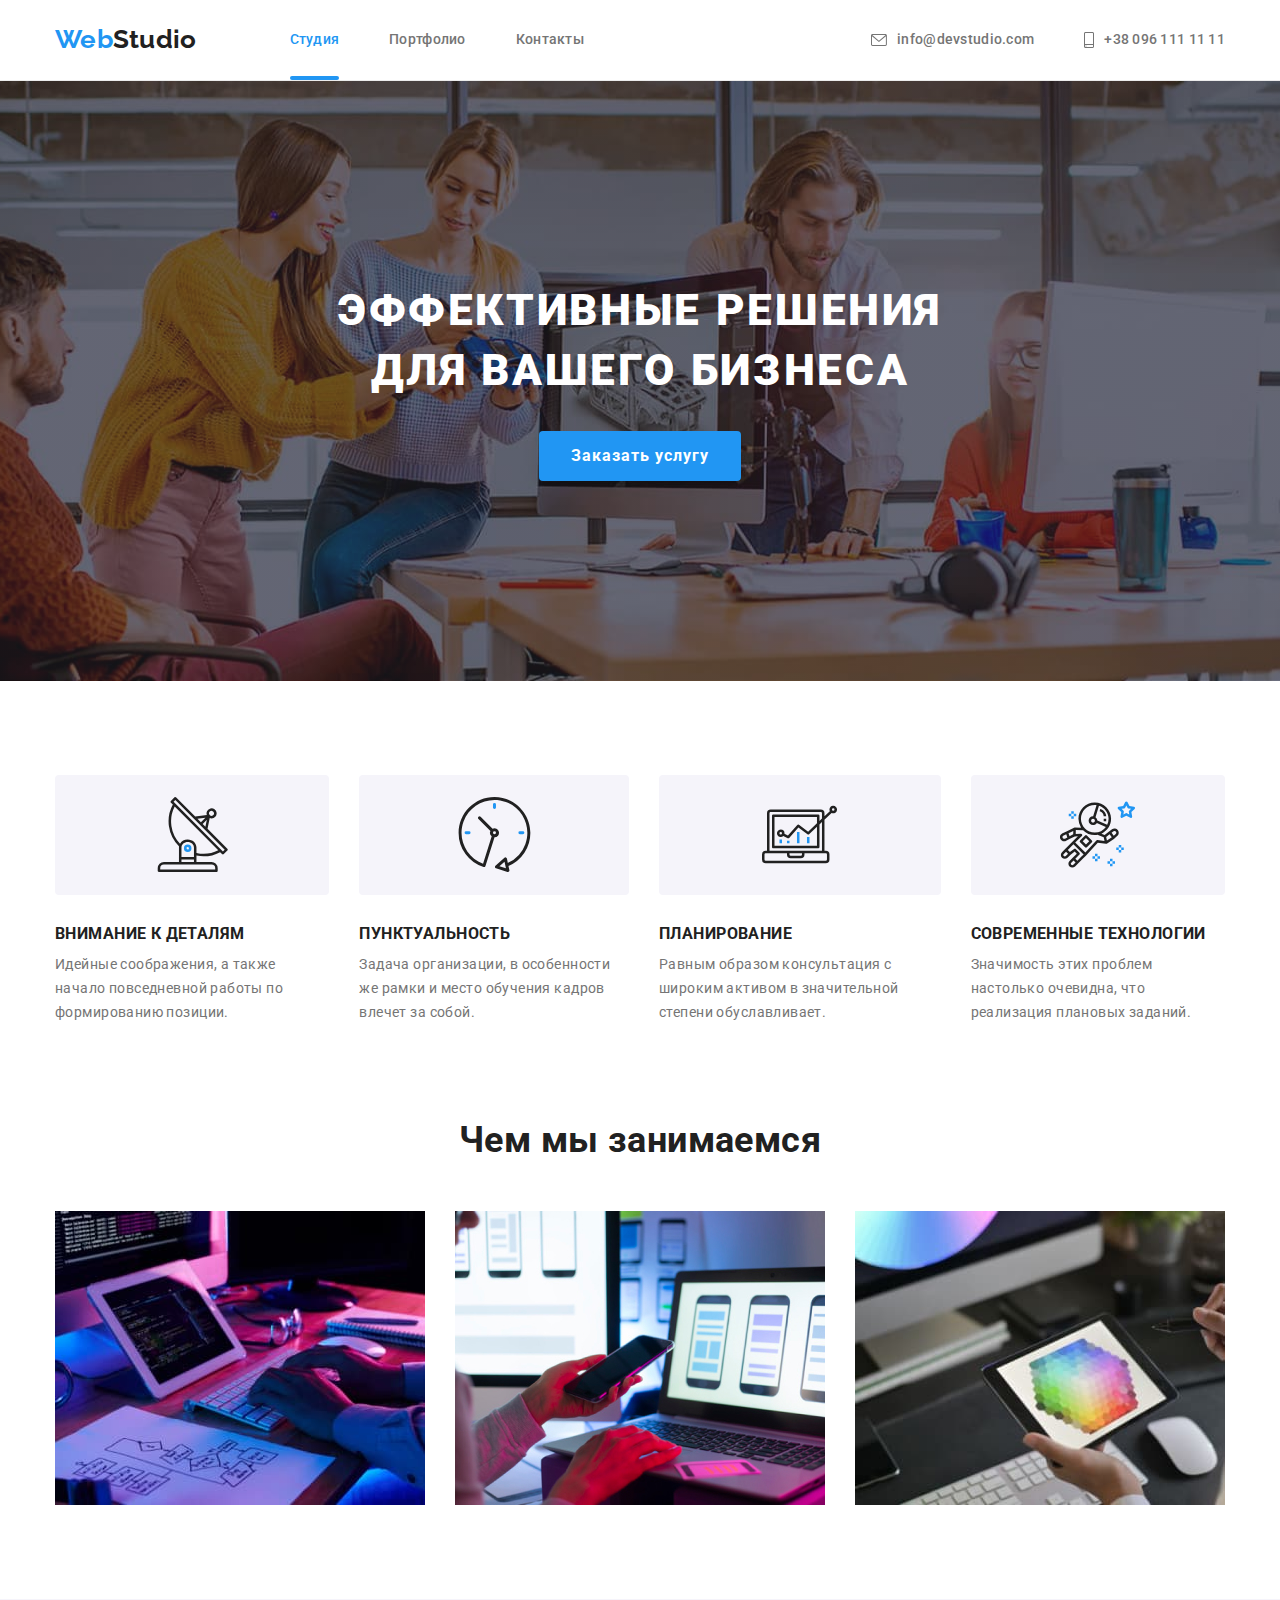
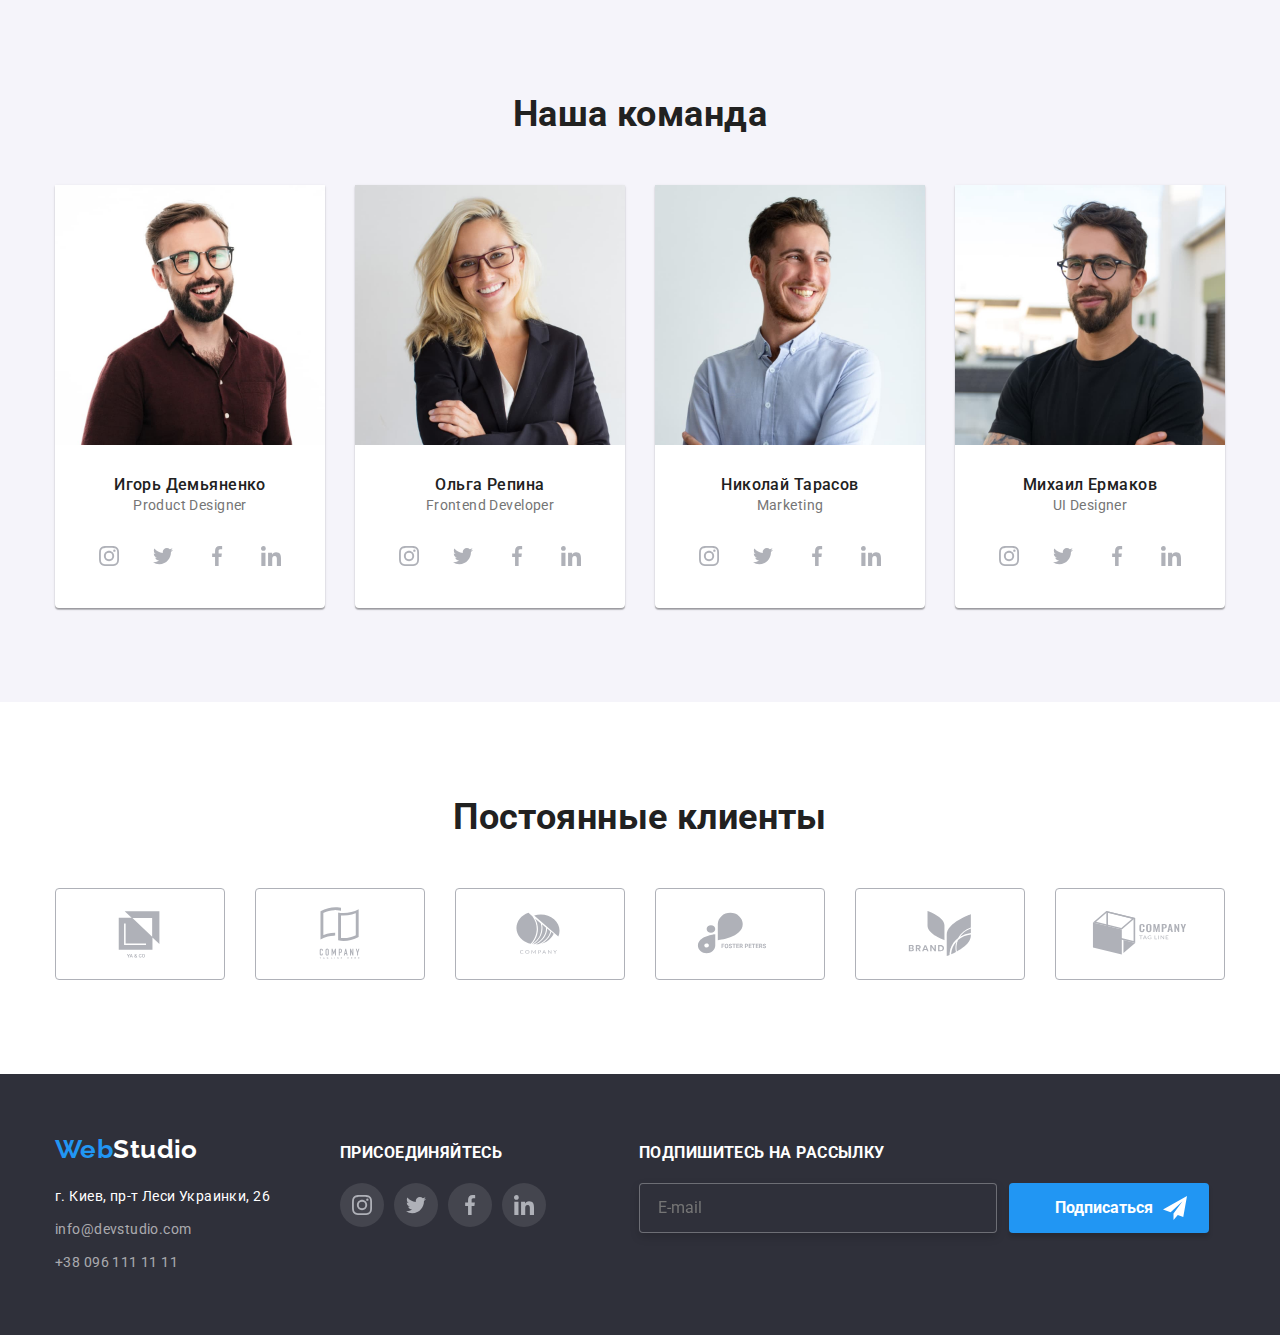
<file: index.html>
<!DOCTYPE html>
<html lang="ru">
  <head>
    <meta charset="UTF-8" />
    <meta http-equiv="X-UA-Compatible" content="IE=edge" />
    <meta name="viewport" content="width=device-width, initial-scale=1.0" />
    <title>Студия</title>
    <!-- шрифты -->
    <link rel="preconnect" href="https://fonts.googleapis.com" />
    <link rel="preconnect" href="https://fonts.gstatic.com" crossorigin />
    <link
      href="https://fonts.googleapis.com/css2?family=Raleway:wght@700&family=Roboto:wght@400;500;700;900&display=swap"
      rel="stylesheet"
    />
    <!-- нормализатор -->
    <link
      rel="stylesheet"
      href="https://cdn.jsdelivr.net/npm/modern-normalize@1.1.0/modern-normalize.min.css"
    />
    <!-- css  -->
    <link rel="stylesheet" href="./css/main.min.css" />
    <!-- <link rel="stylesheet" href="./css/styles.css" /> -->
  </head>
  <body>
    <header class="header accent">
      <div class="container header__container">
        <!--Основная навигация-->
        <a href="" class="header__link logo"
          >Web<span class="logo__primary">Studio</span>
        </a>
        <nav class="nav">
          <!--Ссылки на другие страницы или секции текущей страницы -->

          <ul class="nav__list list">
            <li class="nav__item">
              <a class="nav__link link current effect" href="./index.html"
                >Студия</a
              >
            </li>
            <li class="nav__item">
              <a href="./portfolio.html" class="nav__link link effect"
                >Портфолио</a
              >
            </li>
            <li class="nav__item">
              <a href="" class="nav__link link effect">Контакты</a>
            </li>
          </ul>
        </nav>
        <div class="contact header__list">
          <ul class="contact__list list">
            <li class="contact__item">
              <a href="mailto:info@devstudio.com" class="contact__link link">
                <svg class="contact__icon" width="16" height="12">
                  <use href="./images/symbol-defs-all.svg#icon-envelope"></use>
                </svg>
                info@devstudio.com
              </a>
            </li>
            <li class="contact__item">
              <a href="tel:+380961111111" class="contact__link link">
                <svg class="contact__icon" width="10" height="16">
                  <use
                    href="./images/symbol-defs-all.svg#icon-smartphone"
                  ></use>
                </svg>
                +38 096 111 11 11
              </a>
            </li>
          </ul>
        </div>
      </div>
    </header>

    <main>
      <!--Секция с заказом услуги-->
      <section class="hero">
        <div class="hero__container container">
          <h1 class="hero__title">
            Эффективные решения<br />
            для вашего бизнеса
          </h1>

          <button type="button" class="hero__btn" data-modal-open>
            Заказать услугу
          </button>
          <div class="backdrop is-hidden" data-modal>
            <div class="backdrop__wrapper">
              <button class="backdrop__btn" data-modal-close>
                <svg width="18px" height="18px">
                  <use href="./images/symbol-defs-all.svg#icon-close"></use>
                </svg>
              </button>
              <form class="form">
                <div class="form__meta">
                  <label class="form__title" for="name"
                    >Оставьте свои данные, мы вам перезвоним</label
                  >
                </div>
                <div class="form__data">
                  <label class="form__wrapper" for="name">Имя</label>
                  <div class="form__field">
                    <input
                      class="form__name"
                      type="text"
                      name="name"
                      id="name"
                      autocomplete="off"
                    />
                    <svg class="form__icon" width="18px" height="18px">
                      <use
                        href="./images/symbol-defs-all.svg#icon-input-name"
                      ></use>
                    </svg>
                  </div>
                </div>
                <div class="form__data">
                  <label class="form__wrapper" for="tel">Телефон</label>
                  <div class="form__field">
                    <input class="form__name" type="tel" name="tel" id="tel" />
                    <svg class="form__icon" width="18px" height="18px">
                      <use
                        href="./images/symbol-defs-all.svg#icon-input-tel"
                      ></use>
                    </svg>
                  </div>
                </div>
                <div class="form__data">
                  <label class="form__wrapper" for="email">Почта</label>
                  <div class="form__field">
                    <input
                      class="form__name"
                      type="email"
                      name="email"
                      id="email"
                      autocomplete="off"
                    />
                    <svg class="form__icon" width="18px" height="18px">
                      <use
                        href="./images/symbol-defs-all.svg#icon-input-mail"
                      ></use>
                    </svg>
                  </div>
                </div>
                <div class="form__data">
                  <label class="form__wrapper" for="comment">Комментарий</label>
                  <textarea
                    class="form__textarea comment"
                    name="comment"
                    id="comment"
                    placeholder="Введите текст"
                  ></textarea>
                </div>
                <div class="form__data checkbox">
                  <label class="checkbox__label" for="checkbox">
                    <input
                      class="checkbox__input"
                      type="checkbox"
                      name="checkbox"
                      value="checkbox"
                      id="checkbox"
                    />
                    <span class="checkbox__span"
                      ><svg width="16px" height="16px">
                        <use
                          href="./images/symbol-defs-all.svg#icon-check"
                        ></use>
                      </svg>
                    </span>
                    Соглашаюсь с рассылкой и принимаю
                    <a href="#" class="checkbox__link link">Условия договора</a>
                  </label>
                </div>
                <button class="form__btn" type="submit">Отправить</button>
              </form>
            </div>
          </div>
        </div>
      </section>
      <!--Перечисление преимуществ-->
      <section class="benefits">
        <div class="benefits__container container">
          <h2 class="benefits__header hidden">Перечисление преимуществ</h2>
          <!-- иконки -->
          <ul class="benefits__list list">
            <li class="benefits__column">
              <div class="benefits__wrapper">
                <svg width="75px" height="75px">
                  <use
                    href="./images/symbol-defs-all.svg#icon-exemple-plate"
                  ></use>
                </svg>
              </div>
              <h3 class="benefits__title">Внимание к деталям</h3>
              <p>
                Идейные соображения, а также начало повседневной работы по
                формированию позиции.
              </p>
            </li>

            <li class="benefits__column">
              <div class="benefits__wrapper">
                <svg width="75px" height="75px">
                  <use
                    href="./images/symbol-defs-all.svg#icon-exemple-clock"
                  ></use>
                </svg>
              </div>
              <h3 class="benefits__title">Пунктуальность</h3>
              <p>
                Задача организации, в особенности же рамки и место обучения
                кадров влечет за собой.
              </p>
            </li>
            <li class="benefits__column">
              <div class="benefits__wrapper">
                <svg width="75px" height="75px">
                  <use
                    href="./images/symbol-defs-all.svg#icon-exemple-diagram"
                  ></use>
                </svg>
              </div>
              <h3 class="benefits__title">Планирование</h3>

              <p>
                Равным образом консультация с широким активом в значительной
                степени обуславливает.
              </p>
            </li>

            <li class="benefits__column">
              <div class="benefits__wrapper">
                <svg width="75px" height="75px">
                  <use
                    href="./images/symbol-defs-all.svg#icon-exemple-spase"
                  ></use>
                </svg>
              </div>
              <h3 class="benefits__title">Современные технологии</h3>

              <p>
                Значимость этих проблем настолько очевидна, что реализация
                плановых заданий.
              </p>
            </li>
          </ul>
        </div>
      </section>

      <!--Примеры чем мы занимаемся-->
      <section class="showcase">
        <div class="showcase__container container">
          <h2 class="showcase__title h2">Чем мы занимаемся</h2>
          <ul class="showcase__wrapper list">
            <li class="showcase__img">
              <img
                src="./images/img1_sq.jpg"
                alt="Программист работающий; его рабочий офис"
                width="370"
                height="294"
              />
            </li>
            <li class="showcase__img">
              <img
                src="./images/img2_sq.jpg"
                alt="Веб интерфейс. Дизайнеры разрабатывают приложение для Смартфонов. "
                width="370"
                height="294"
              />
            </li>
            <li class="showcase__img">
              <img
                src="./images/img3_sq.jpg"
                alt="Креативный художник. Веб дизайн с рабочим выбором цвета-графическим планшетом."
                width="370"
                height="294"
              />
            </li>
          </ul>
        </div>
      </section>

      <!--Наша команда-->
      <section class="userpic">
        <div class="userpic__container container">
          <h2 class="userpic__title h2">Наша команда</h2>
          <ul class="userpic__line list">
            <li class="userpic__wrapper">
              <img
                src="./images/img4_sq.jpg"
                alt="Игорь Демьяненко Фото"
                width="270"
                height="260"
              />
              <div class="userpic__cards">
                <h3 class="userpic__name">Игорь Демьяненко</h3>
                <p class="userpic__txt">Product Designer</p>
                <!-- иконки соц -->
                <div class="socials">
                  <ul class="socials__list list">
                    <li class="socials__item">
                      <a class="socials__link link" href=""
                        ><svg width="20px" height="20px">
                          <use
                            href="./images/symbol-defs-all.svg#icon-instagram"
                          ></use>
                        </svg>
                      </a>
                    </li>
                    <li class="socials__item">
                      <a class="socials__link link" href=""
                        ><svg width="20px" height="20px">
                          <use
                            href="./images/symbol-defs-all.svg#icon-twitter"
                          ></use>
                        </svg>
                      </a>
                    </li>
                    <li class="socials__item">
                      <a class="socials__link link" href=""
                        ><svg width="20px" height="20px">
                          <use
                            href="./images/symbol-defs-all.svg#icon-facebook"
                          ></use>
                        </svg>
                      </a>
                    </li>
                    <li class="socials__item">
                      <a class="socials__link link" href=""
                        ><svg width="20px" height="20px">
                          <use
                            href="./images/symbol-defs-all.svg#icon-linkedin"
                          ></use>
                        </svg>
                      </a>
                    </li>
                  </ul>
                </div>
              </div>
            </li>
            <li class="userpic__wrapper">
              <img
                src="./images/img5_sq.jpg"
                alt="Ольга Репина Фото"
                width="270"
                height="260"
              />
              <div class="userpic__cards">
                <h3 class="userpic__name">Ольга Репина</h3>
                <p class="userpic__txt">Frontend Developer</p>
                <!-- иконки соц -->
                <div class="socials">
                  <ul class="socials__list list">
                    <li class="socials__item">
                      <a class="socials__link link" href=""
                        ><svg width="20px" height="20px">
                          <use
                            href="./images/symbol-defs-all.svg#icon-instagram"
                          ></use>
                        </svg>
                      </a>
                    </li>
                    <li class="socials__item">
                      <a class="socials__link link" href=""
                        ><svg width="20px" height="20px">
                          <use
                            href="./images/symbol-defs-all.svg#icon-twitter"
                          ></use>
                        </svg>
                      </a>
                    </li>
                    <li class="socials__item">
                      <a class="socials__link link" href=""
                        ><svg width="20px" height="20px">
                          <use
                            href="./images/symbol-defs-all.svg#icon-facebook"
                          ></use>
                        </svg>
                      </a>
                    </li>
                    <li class="socials__item">
                      <a class="socials__link link" href=""
                        ><svg width="20px" height="20px">
                          <use
                            href="./images/symbol-defs-all.svg#icon-linkedin"
                          ></use>
                        </svg>
                      </a>
                    </li>
                  </ul>
                </div>
              </div>
            </li>
            <li class="userpic__wrapper">
              <img
                src="./images/img6_sq.jpg"
                alt="Николай Тарасов Фото"
                width="270"
                height="260"
              />
              <div class="userpic__cards">
                <h3 class="userpic__name">Николай Тарасов</h3>
                <p class="userpic__txt">Marketing</p>
                <!-- иконки соц -->
                <div class="socials">
                  <ul class="socials__list list">
                    <li class="socials__item">
                      <a class="socials__link link" href=""
                        ><svg width="20px" height="20px">
                          <use
                            href="./images/symbol-defs-all.svg#icon-instagram"
                          ></use>
                        </svg>
                      </a>
                    </li>
                    <li class="socials__item">
                      <a class="socials__link link" href=""
                        ><svg width="20px" height="20px">
                          <use
                            href="./images/symbol-defs-all.svg#icon-twitter"
                          ></use>
                        </svg>
                      </a>
                    </li>
                    <li class="socials__item">
                      <a class="socials__link link" href=""
                        ><svg width="20px" height="20px">
                          <use
                            href="./images/symbol-defs-all.svg#icon-facebook"
                          ></use>
                        </svg>
                      </a>
                    </li>
                    <li class="socials__item">
                      <a class="socials__link link" href=""
                        ><svg width="20px" height="20px">
                          <use
                            href="./images/symbol-defs-all.svg#icon-linkedin"
                          ></use>
                        </svg>
                      </a>
                    </li>
                  </ul>
                </div>
              </div>
            </li>
            <li class="userpic__wrapper">
              <img
                src="./images/img7_sq.jpg"
                alt="Михаил Ермаков Фото"
                width="270"
                height="260"
              />
              <div class="userpic__cards">
                <h3 class="userpic__name">Михаил Ермаков</h3>
                <p class="userpic__txt">UI Designer</p>
                <!-- иконки соц -->
                <div class="socials">
                  <ul class="socials__list list">
                    <li class="socials__item">
                      <a class="socials__link link" href=""
                        ><svg width="20px" height="20px">
                          <use
                            href="./images/symbol-defs-all.svg#icon-instagram"
                          ></use>
                        </svg>
                      </a>
                    </li>
                    <li class="socials__item">
                      <a class="socials__link link" href=""
                        ><svg width="20px" height="20px">
                          <use
                            href="./images/symbol-defs-all.svg#icon-twitter"
                          ></use>
                        </svg>
                      </a>
                    </li>
                    <li class="socials__item">
                      <a class="socials__link link" href=""
                        ><svg width="20px" height="20px">
                          <use
                            href="./images/symbol-defs-all.svg#icon-facebook"
                          ></use>
                        </svg>
                      </a>
                    </li>
                    <li class="socials__item">
                      <a class="socials__link link" href=""
                        ><svg width="20px" height="20px">
                          <use
                            href="./images/symbol-defs-all.svg#icon-linkedin"
                          ></use>
                        </svg>
                      </a>
                    </li>
                  </ul>
                </div>
              </div>
            </li>
          </ul>
        </div>
      </section>

      <!-- Наши клиенты -->
      <section class="clients">
        <div class="clients__container container">
          <h2 class="clients__title h2">Постоянные клиенты</h2>
          <ul class="clients__wrapper list">
            <li class="clients__list">
              <a href="" class="clients__item link">
                <svg width="106px" height="60px">
                  <use
                    href="./images/symbol-defs-all.svg#icon-regular-logo1"
                  ></use>
                </svg>
              </a>
            </li>
            <li class="clients__list">
              <a href="" class="clients__item link">
                <svg width="106px" height="60px">
                  <use
                    href="./images/symbol-defs-all.svg#icon-regular-logo2"
                  ></use>
                </svg>
              </a>
            </li>
            <li class="clients__list">
              <a href="" class="clients__item link">
                <svg width="106px" height="60px">
                  <use
                    href="./images/symbol-defs-all.svg#icon-regular-logo3"
                  ></use>
                </svg>
              </a>
            </li>
            <li class="clients__list">
              <a href="" class="clients__item link">
                <svg width="106px" height="60px">
                  <use
                    href="./images/symbol-defs-all.svg#icon-regular-logo4"
                  ></use>
                </svg>
              </a>
            </li>
            <li class="clients__list">
              <a href="" class="clients__item link">
                <svg width="106px" height="60px">
                  <use
                    href="./images/symbol-defs-all.svg#icon-regular-logo5"
                  ></use>
                </svg>
              </a>
            </li>
            <li class="clients__list">
              <a href="" class="clients__item link">
                <svg width="106px" height="60px">
                  <use
                    href="./images/symbol-defs-all.svg#icon-regular-logo6"
                  ></use>
                </svg>
              </a>
            </li>
          </ul>
        </div>
      </section>
    </main>
    <!--Футер-->
    <footer class="footer">
      <div class="footer__list container">
        <div class="footer__wrapper">
          <!--Логотип адрес-->
          <a href="" class="logo footer__link"
            >Web<span class="logo__secondary">Studio</span>
          </a>
          <address class="footer__adress">
            г. Киев, пр-т Леси Украинки, 26
          </address>
          <!--Мыло телефон-->
          <div class="contact footer__list">
            <ul class="contact__list list">
              <li class="contact__item accent">
                <a href="mailto:info@devstudio.com" class="link"
                  >info@devstudio.com</a
                >
              </li>
              <li class="contact__item accent">
                <a href="tel:+380961111111" class="link">+38 096 111 11 11</a>
              </li>
            </ul>
          </div>
        </div>
        <div class="footer__socials">
          <h3 class="footer__title">присоединяйтесь</h3>
          <div class="socials">
            <ul class="socials__list list">
              <li class="socials__item">
                <a class="socials__link link" href=""
                  ><svg width="20px" height="20px">
                    <use
                      href="./images/symbol-defs-all.svg#icon-instagram"
                    ></use>
                  </svg>
                </a>
              </li>
              <li class="socials__item">
                <a class="socials__link link" href=""
                  ><svg width="20px" height="20px">
                    <use href="./images/symbol-defs-all.svg#icon-twitter"></use>
                  </svg>
                </a>
              </li>
              <li class="socials__item">
                <a class="socials__link link" href=""
                  ><svg width="20px" height="20px">
                    <use
                      href="./images/symbol-defs-all.svg#icon-facebook"
                    ></use>
                  </svg>
                </a>
              </li>
              <li class="socials__item">
                <a class="socials__link link" href=""
                  ><svg width="20px" height="20px">
                    <use
                      href="./images/symbol-defs-all.svg#icon-linkedin"
                    ></use>
                  </svg>
                </a>
              </li>
            </ul>
          </div>
        </div>
        <div class="footer__user">
          <h3 class="footer__title">подпишитесь на рассылку</h3>
          <form class="footer__form">
            <input class="footer__input" type="email" placeholder="E-mail" />
            <button class="footer__btn" type="submit">
              Подписаться
              <svg class="footer__icon" width="24px" height="24px">
                <use href="./images/symbol-defs-all.svg#icon-telegram"></use>
              </svg>
            </button>
          </form>
        </div>
      </div>
    </footer>
    <!-- подключение мод.окна -->
    <script src="./js/modal.js"></script>
  </body>
</html>
</file>
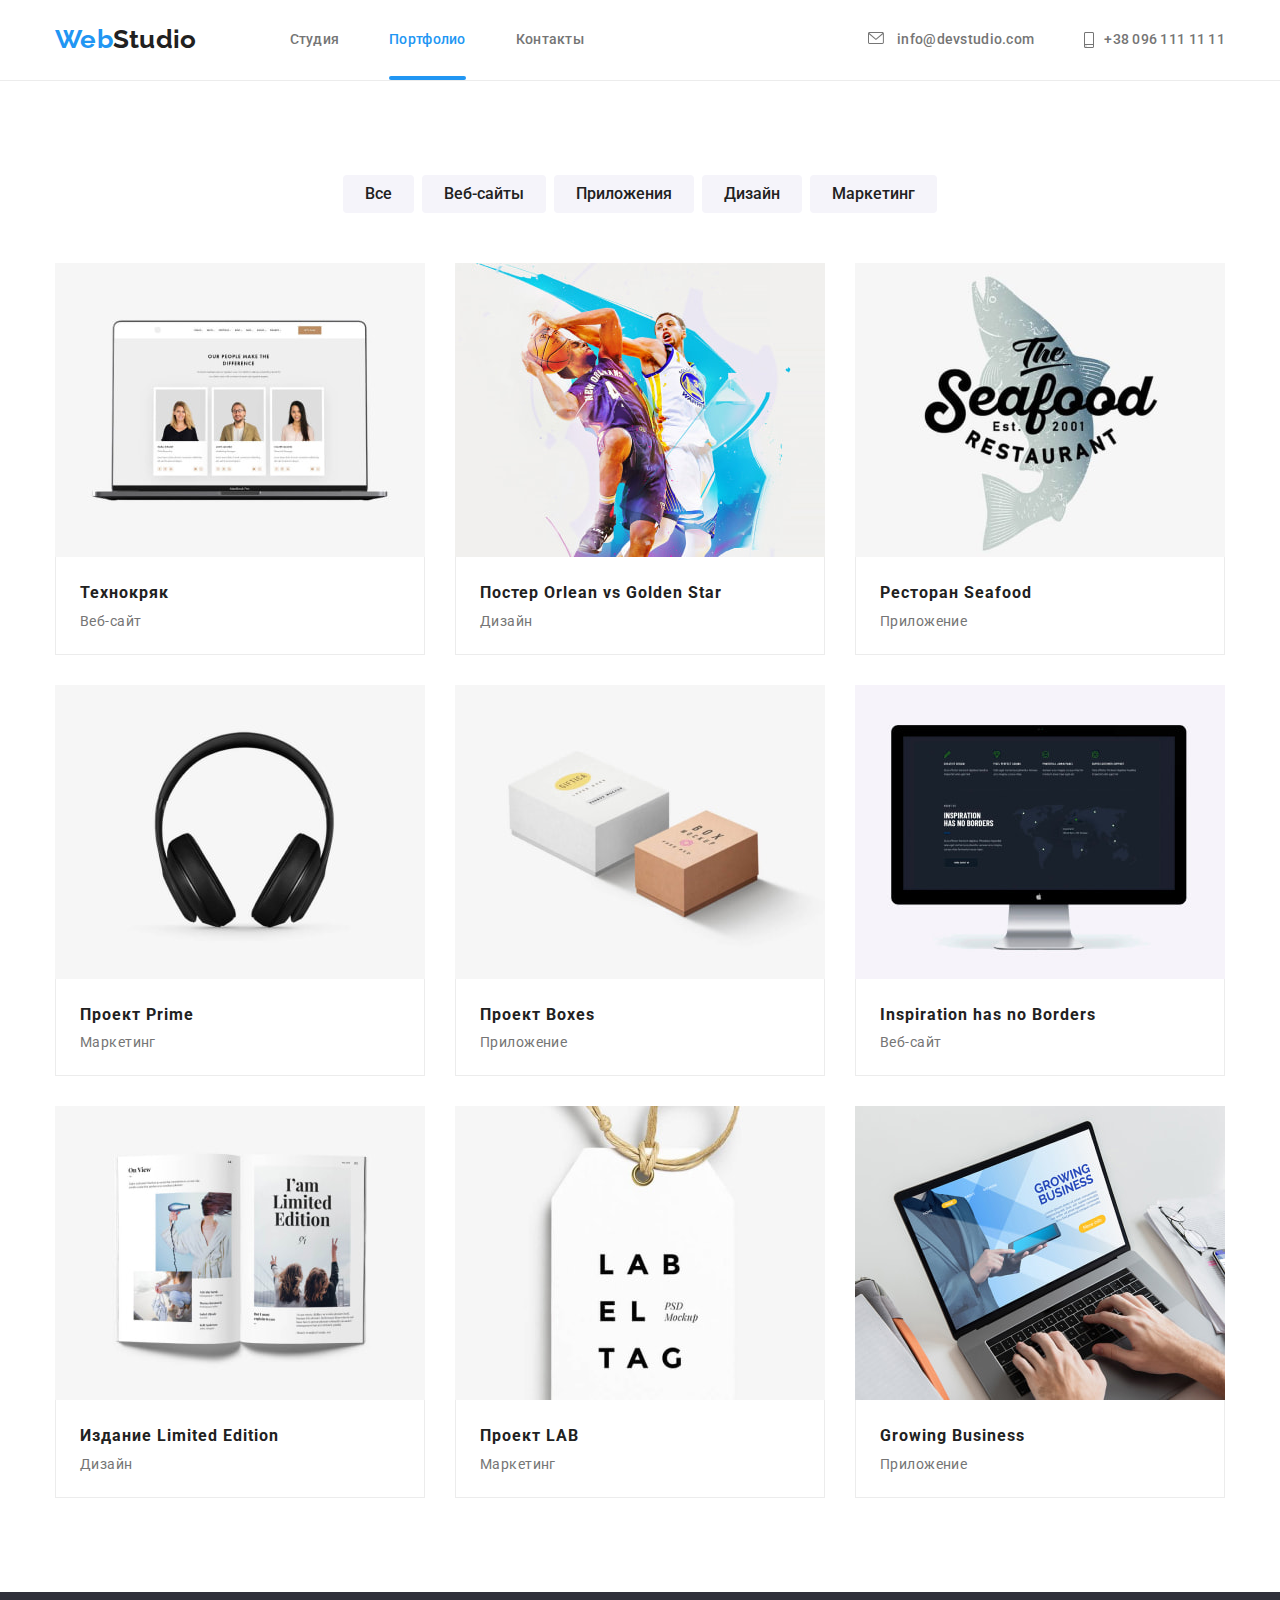
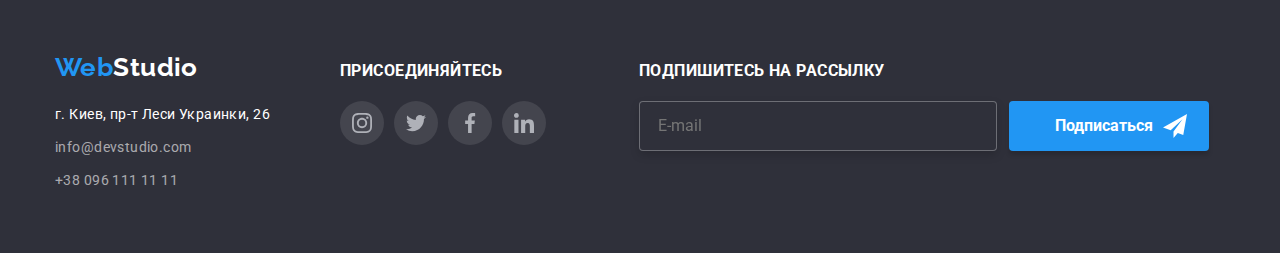
<file: portfolio.html>
<!DOCTYPE html>
<html lang="ru">
  <head>
    <meta charset="UTF-8" />
    <meta http-equiv="X-UA-Compatible" content="IE=edge" />
    <meta name="viewport" content="width=device-width, initial-scale=1.0" />
    <title>Студия</title>
    <!-- шрифты -->
    <link rel="preconnect" href="https://fonts.googleapis.com" />
    <link rel="preconnect" href="https://fonts.gstatic.com" crossorigin />
    <link
      href="https://fonts.googleapis.com/css2?family=Raleway:wght@700&family=Roboto:ital,wght@0,400;0,500;0,700;1,900&display=swap"
      rel="stylesheet"
    />
    <!-- нормализатор -->
    <link
      rel="stylesheet"
      href="https://cdn.jsdelivr.net/npm/modern-normalize@1.1.0/modern-normalize.min.css"
    />
    <!-- css  -->
    <link rel="stylesheet" href="./css/main.min.css" />
    <!-- <link rel="stylesheet" href="./css/styles.css" /> -->
  </head>
  <body>
    <header class="header accent">
      <div class="container header__container">
        <!--Основная навигация-->
        <a href="" class="header__link logo"
          >Web<span class="logo__primary">Studio</span></a
        >

        <nav class="nav">
          <!--Ссылки на другие страницы или секции текущей страницы -->
          <ul class="nav__list list">
            <li class="nav__item">
              <a class="nav__link link effect" href="./index.html">Студия</a>
            </li>
            <li class="nav__item">
              <a class="nav__link link current effect" href="./portfolio.html"
                >Портфолио</a
              >
            </li>
            <li class="nav__item">
              <a class="nav__link link effect" href="">Контакты</a>
            </li>
          </ul>
        </nav>
        <div class="contact header__list">
          <ul class="contact__list list">
            <li class="contact__item">
              <a href="mailto:info@devstudio.com" class="header-link link">
                <svg class="contact__icon" width="16" height="12">
                  <use href="/images/symbol-defs-all.svg#icon-envelope"></use>
                </svg>
                info@devstudio.com
              </a>
            </li>
            <li class="contact__item">
              <a href="tel:+380961111111" class="contact__link link">
                <svg class="contact__icon" width="10" height="16">
                  <use href="/images/symbol-defs-all.svg#icon-smartphone"></use>
                </svg>
                +38 096 111 11 11
              </a>
            </li>
          </ul>
        </div>
      </div>
    </header>

    <main>
      <h1 class="portfolio hidden">Портфолио</h1>

      <!--Фильтр на странице списком кнопок-->
      <section class="portfolio__benefits">
        <div class="portfolio__container container">
          <ul class="filter list">
            <li class="filter__wrapper">
              <button type="button" class="filter__btn">Все</button>
            </li>
            <li class="filter__wrapper">
              <button type="button" class="filter__btn">Веб-сайты</button>
            </li>
            <li class="filter__wrapper">
              <button type="button" class="filter__btn">Приложения</button>
            </li>
            <li class="filter__wrapper">
              <button type="button" class="filter__btn">Дизайн</button>
            </li>
            <li class="filter__wrapper">
              <button type="button" class="filter__btn">Маркетинг</button>
            </li>
          </ul>

          <!--Примеры работ-->
          <h2 class="exemple hidden">Примеры работ</h2>
          <ul class="exemple__wrapper list">
            <li class="exemple__cards">
              <div class="exemple__tumb">
                <a href="" class="exemple__shadows link">
                  <div class="exemple__box">
                    <img
                      class="exemple__img img"
                      src="./images/portfolio1.jpg"
                      alt="3 карточки с людьми на мониторе ноутбука"
                      width="370"
                      height="294"
                    />
                    <div class="exemple__meta">
                      <p class="exemple__overlay">
                        Ресурс предлагает комплексные предложения с разным
                        уровнем функционала и сервисов. Все это позволит
                        посетителю получить исчерпывающие сведения о компании
                        или частном лице.
                      </p>
                    </div>
                  </div>

                  <div class="exemple__text">
                    <h3 class="exemple__title">Технокряк</h3>
                    <p>Веб-сайт</p>
                  </div>
                </a>
              </div>
            </li>
            <li class="exemple__cards">
              <div class="exemple__tumb">
                <a href="" class="exemple__shadows link">
                  <div class="exemple__box">
                    <img
                      class="exemple__img img"
                      src="./images/portfolio2.jpg"
                      alt="Два баскетболиста с мячем"
                      width="370"
                      height="294"
                    />
                    <div class="exemple__meta">
                      <p class="exemple__overlay">
                        Ресурс предлагает комплексные предложения с разным
                        уровнем функционала и сервисов. Все это позволит
                        посетителю получить исчерпывающие сведения о компании
                        или частном лице.
                      </p>
                    </div>
                  </div>
                  <div class="exemple__text">
                    <h3 class="exemple__title">
                      Постер <span lang="en"> Orlean vs Golden Star</span>
                    </h3>
                    <p>Дизайн</p>
                  </div>
                </a>
              </div>
            </li>
            <li class="exemple__cards">
              <div class="exemple__tumb">
                <a href="" class="exemple__shadows link">
                  <div class="exemple__box">
                    <img
                      class="exemple__img img"
                      src="./images/portfolio3.jpg"
                      alt="Постер ресторана"
                      width="370"
                      height="294"
                    />
                    <div class="exemple__meta">
                      <p class="exemple__overlay">
                        Ресурс предлагает комплексные предложения с разным
                        уровнем функционала и сервисов. Все это позволит
                        посетителю получить исчерпывающие сведения о компании
                        или частном лице.
                      </p>
                    </div>
                  </div>
                  <div class="exemple__text">
                    <h3 class="exemple__title">
                      Ресторан <span lang="en">Seafood</span>
                    </h3>
                    <p>Приложение</p>
                  </div>
                </a>
              </div>
            </li>
            <li class="exemple__cards">
              <div class="exemple__tumb">
                <a href="" class="exemple__shadows link">
                  <div class="exemple__box">
                    <img
                      class="exemple__img img"
                      src="./images/portfolio4.jpg"
                      alt="Наушники"
                      width="370"
                      height="294"
                    />
                    <div class="exemple__meta">
                      <p class="exemple__overlay">
                        Ресурс предлагает комплексные предложения с разным
                        уровнем функционала и сервисов. Все это позволит
                        посетителю получить исчерпывающие сведения о компании
                        или частном лице.
                      </p>
                    </div>
                  </div>
                  <div class="exemple__text">
                    <h3 class="exemple__title">
                      Проект <span lang="en">Prime</span>
                    </h3>
                    <p>Маркетинг</p>
                  </div>
                </a>
              </div>
            </li>
            <li class="exemple__cards">
              <div class="exemple__tumb">
                <a href="" class="exemple__shadows link">
                  <div class="exemple__box">
                    <img
                      class="exemple__img img"
                      src="./images/portfolio5.jpg"
                      alt="Две коробочки"
                      width="370"
                      height="294"
                    />
                    <div class="exemple__meta">
                      <p class="exemple__overlay">
                        Ресурс предлагает комплексные предложения с разным
                        уровнем функционала и сервисов. Все это позволит
                        посетителю получить исчерпывающие сведения о компании
                        или частном лице.
                      </p>
                    </div>
                  </div>

                  <div class="exemple__text">
                    <h3 class="exemple__title">
                      Проект <span lang="en">Boxes</span>
                    </h3>
                    <p>Приложение</p>
                  </div>
                </a>
              </div>
            </li>
            <li class="exemple__cards">
              <div class="exemple__tumb">
                <a href="" class="exemple__shadows link">
                  <div class="exemple__box">
                    <img
                      class="exemple__img img"
                      src="./images/portfolio6.jpg"
                      alt="Изображение на мониторе"
                      width="370"
                      height="294"
                    />
                    <div class="exemple__meta">
                      <p class="exemple__overlay">
                        Ресурс предлагает комплексные предложения с разным
                        уровнем функционала и сервисов. Все это позволит
                        посетителю получить исчерпывающие сведения о компании
                        или частном лице.
                      </p>
                    </div>
                  </div>

                  <div class="exemple__text">
                    <h3 class="exemple__title">
                      <span lang="eu">Inspiration has no Borders</span>
                    </h3>
                    <p>Веб-сайт</p>
                  </div>
                </a>
              </div>
            </li>
            <li class="exemple__cards">
              <div class="exemple__tumb">
                <a href="" class="exemple__shadows link">
                  <div class="exemple__box">
                    <img
                      class="exemple__img img"
                      src="./images/portfolio7.jpg"
                      alt="Открытый журнал"
                      width="370"
                      height="294"
                    />
                    <div class="exemple__meta">
                      <p class="exemple__overlay">
                        Ресурс предлагает комплексные предложения с разным
                        уровнем функционала и сервисов. Все это позволит
                        посетителю получить исчерпывающие сведения о компании
                        или частном лице.
                      </p>
                    </div>
                  </div>

                  <div class="exemple__text">
                    <h3 class="exemple__title">
                      Издание <span lang="en">Limited Edition</span>
                    </h3>
                    <p>Дизайн</p>
                  </div>
                </a>
              </div>
            </li>
            <li class="exemple__cards">
              <div class="exemple__tumb">
                <a href="" class="exemple__shadows link">
                  <div class="exemple__box">
                    <img
                      class="exemple__img img"
                      src="./images/portfolio8.jpg"
                      alt="Бирка с надписью"
                      width="370"
                      height="294"
                    />
                    <div class="exemple__meta">
                      <p class="exemple__overlay">
                        Ресурс предлагает комплексные предложения с разным
                        уровнем функционала и сервисов. Все это позволит
                        посетителю получить исчерпывающие сведения о компании
                        или частном лице.
                      </p>
                    </div>
                  </div>

                  <div class="exemple__text">
                    <h3 class="exemple__title">
                      Проект <span lang="en">LAB</span>
                    </h3>
                    <p>Маркетинг</p>
                  </div>
                </a>
              </div>
            </li>
            <li class="exemple__cards">
              <div class="exemple__tumb">
                <a href="" class="exemple__shadows link">
                  <div class="exemple__box">
                    <img
                      class="exemple__img img"
                      src="./images/portfolio9.jpg"
                      alt="Открытый ноутбук с приложением Growing Business"
                      width="370"
                      height="294"
                    />
                    <div class="exemple__meta">
                      <p class="exemple__overlay">
                        Ресурс предлагает комплексные предложения с разным
                        уровнем функционала и сервисов. Все это позволит
                        посетителю получить исчерпывающие сведения о компании
                        или частном лице.
                      </p>
                    </div>
                  </div>
                  <div class="exemple__text">
                    <h3 class="exemple__title">
                      <span lang="en">Growing Business</span>
                    </h3>
                    <p>Приложение</p>
                  </div>
                </a>
              </div>
            </li>
          </ul>
        </div>
      </section>
    </main>
    <!--Футер-->
    <footer class="footer">
      <div class="footer__list container">
        <div class="footer__wrapper">
          <!--Логотип адрес-->
          <a href="" class="logo footer__link"
            >Web<span class="logo__secondary">Studio</span>
          </a>
          <address class="footer__adress">
            г. Киев, пр-т Леси Украинки, 26
          </address>
          <!--Мыло телефон-->
          <div class="contact footer__list">
            <ul class="contact__list list">
              <li class="contact__item accent">
                <a href="mailto:info@devstudio.com" class="link"
                  >info@devstudio.com</a
                >
              </li>
              <li class="contact__item accent">
                <a href="tel:+380961111111" class="link">+38 096 111 11 11</a>
              </li>
            </ul>
          </div>
        </div>
        <div class="footer__socials">
          <h3 class="footer__title">присоединяйтесь</h3>
          <div class="socials">
            <ul class="socials__list list">
              <li class="socials__item">
                <a class="socials__link link" href=""
                  ><svg width="20px" height="20px">
                    <use
                      href="./images/symbol-defs-all.svg#icon-instagram"
                    ></use>
                  </svg>
                </a>
              </li>
              <li class="socials__item">
                <a class="socials__link link" href=""
                  ><svg width="20px" height="20px">
                    <use href="./images/symbol-defs-all.svg#icon-twitter"></use>
                  </svg>
                </a>
              </li>
              <li class="socials__item">
                <a class="socials__link link" href=""
                  ><svg width="20px" height="20px">
                    <use
                      href="./images/symbol-defs-all.svg#icon-facebook"
                    ></use>
                  </svg>
                </a>
              </li>
              <li class="socials__item">
                <a class="socials__link link" href=""
                  ><svg width="20px" height="20px">
                    <use
                      href="./images/symbol-defs-all.svg#icon-linkedin"
                    ></use>
                  </svg>
                </a>
              </li>
            </ul>
          </div>
        </div>
        <div class="footer__user">
          <h3 class="footer__title">подпишитесь на рассылку</h3>
          <form class="footer__form">
            <input class="footer__input" type="email" placeholder="E-mail" />
            <button class="footer__btn" type="submit">
              Подписаться
              <svg class="footer__icon" width="24px" height="24px">
                <use href="./images/symbol-defs-all.svg#icon-telegram"></use>
              </svg>
            </button>
          </form>
        </div>
      </div>
    </footer>
  </body>
</html>
</file>
<file: css/main.min.css>
:root{--accent-color: #2196f3;--accent-color-hover: #188ce8;--color-background-overlay: rgba(33, 150, 243, 0.9);--title-color: #212121;--hero-overlay: rgba(47, 48, 58, 0.4);--txt-color: #757575;--header-bg: #c4c4c4;--header-hero-color: #fff;--header-line-color: #ececec;--background-hero-footer: #2f303a;--background-btn-filter: #f5f4fa;--icon-items-color: #afb1b8;--footer-contact: rgba(255, 255, 255, 0.6);--footer-bg-icon: rgba(255, 255, 255, 0.1);--animation: 250ms cubic-bezier(0.4, 0, 0.2, 1);--box-shadow-btn: 0px 3px 1px rgba(0, 0, 0, 0.1),
      0px 1px 2px rgba(0, 0, 0, 0.08), 0px 2px 2px rgba(0, 0, 0, 0.12);--box-shadow-cards: 0px 1px 1px rgba(0, 0, 0, 0.12),
      0px 4px 4px rgba(0, 0, 0, 0.06), 1px 4px 6px rgba(0, 0, 0, 0.16);--form-filed-shadow: rgba(33, 33, 33, 0.2);--footer-btn-shadow: 0px 4px 4px rgba(0, 0, 0, 0.15)}.link{text-decoration:none;color:inherit}.list{list-style:none}h1,h2,h3,h4,h5,h6,p,ul{margin-top:0;margin-bottom:0}ul{padding-inline-start:0px}h1 :last-child,h2 :last-child,h3 :last-child,h4 :last-child,p :last-child{margin-bottom:0}body{color:var(--txt-color);font-family:roboto, sans-serif;font-size:14px;line-height:1.71;letter-spacing:0.03em}.h2{font-weight:700;font-size:36px;line-height:1.17;text-align:center;color:var(--title-color);margin-bottom:50px}img{display:block;max-width:100%}.accent a{transition:color var(--animation)}.accent a:hover{color:var(--accent-color)}.accent a:hover:focus{color:var(--accent-color)}.accent .portfolio__benefits{padding-top:94px;padding-bottom:94px}.hidden{position:absolute;width:1px;height:1px;margin:-1px;border:0;padding:0;white-space:nowrap;clip-path:inset(100%);clip:rect(0 0 0 0);overflow:hidden}.effect{position:relative}.effect:after{content:"";width:100%;height:4px;position:absolute;bottom:0px;background:var(--accent-color);border-radius:2px;transform:scaleX(0);transition:var(--animation)}.effect:hover::after{transform:scaleX(1)}.effect.link.current::after{transform:scaleX(1)}.link.current{color:var(--accent-color)}.footer__list .contact__list{flex-direction:column;align-items:normal}.footer__list .contact__item{margin-right:0;margin-bottom:9px;color:var(--footer-contact)}.contact__item:last-child{margin:0}.container{width:1200px;padding-left:15px;padding-right:15px;margin-right:auto;margin-left:auto}.hero__btn{background:var(--accent-color);color:var(--header-hero-color);font-family:inherit;font-weight:700;font-size:16px;line-height:1.87;padding:10px 32px;align-items:center;text-align:center;letter-spacing:0.06em;cursor:pointer;border:none;box-shadow:0px 4px 4px rgba(0,0,0,0.15);border-radius:4px}.hero__btn:hover{background:var(--accent-color-hover)}.hero__btn:focus{background:var(--accent-color-hover)}.hero__btn:active{box-shadow:inset 0px 4px 4px rgba(0,0,0,0.15)}.backdrop__btn{position:absolute;display:flex;justify-content:center;align-items:center;top:8px;right:8px;padding:0;min-height:30px;min-width:30px;border-radius:50%;border:1px solid var(--form-filed-shadow);outline:1px solid var(--form-filed-shadow);background-color:rgba(255,255,255,0);cursor:pointer}.backdrop__btn:focus{fill:var(--accent-color);transition:fill var(--animation)}.backdrop__btn:hover{fill:var(--accent-color);transition:fill var(--animation)}.form__btn{text-transform:none;display:block;margin-left:auto;margin-right:auto;margin-top:30px;width:200px;height:50px;font-weight:700;font-size:16px;letter-spacing:0.06em;color:var(--header-hero-color);background:var(--accent-color);box-shadow:0px 4px 4px rgba(0,0,0,0.15);border-radius:4px;border-color:rgba(0,0,0,0.001);cursor:pointer;transition:color var(--animation)}.form__btn:focus{background:var(--accent-color-hover)}.form__btn:hover{background:var(--accent-color-hover)}.footer__btn{width:200px;margin-left:12px;padding-left:29px;display:flex;align-items:center;justify-content:center;font-family:roboto, bold;font-weight:700;font-size:16px;line-height:1.88;color:var(--header-hero-color);background-color:var(--accent-color);box-shadow:var(--footer-btn-shadow);border:1px solid var(--footer-form-border);border-radius:4px;transition:background-color var(--animation),box-shadow var(--animation);cursor:pointer}.footer__icon{margin-left:10px}.backdrop{position:fixed;z-index:1;overflow:hidden;top:0;left:0;width:100%;height:100%;background-color:rgba(0,0,0,0.2);opacity:1;visibility:visible;pointer-events:initial;transition:opacity var(--animation),visibility var(--animation)}.backdrop.is-hidden{opacity:0;pointer-events:none;visibility:hidden}.backdrop__wrapper{position:absolute;top:50%;left:50%;transform:translate(-50%, -50%);min-height:581px;min-width:528px;padding:40px;color:var(--title-color);background:var(--header-hero-color);box-shadow:0px 1px 3px rgba(0,0,0,0.12),0px 1px 1px rgba(0,0,0,0.14),0px 2px 1px rgba(0,0,0,0.2);border-radius:4px}textarea{resize:none}.form__data{display:flex;flex-direction:column;align-items:flex-start;margin-bottom:10px}.form__meta{margin-bottom:12px}.form__title{font-weight:700;font-size:20px;line-height:23px;letter-spacing:0.03em}.form__field{position:relative;width:100%;margin-top:4px}.form__icon{position:absolute;top:50%;left:0;transform:translateY(-50%);margin-left:12px}.form__name{width:100%;height:40px;padding-left:42px;border:1px solid var(--form-filed-shadow);outline:1px solid var(--form-filed-shadow);border-radius:4px}.form__name:focus-visible{outline:1px solid var(--accent-color);transition:var(--animation)}.form__textarea{width:100%;height:40px;padding-left:42px;border:1px solid var(--form-filed-shadow);outline:1px solid var(--form-filed-shadow);border-radius:4px}.form__textarea:focus-visible{outline:1px solid var(--accent-color);transition:var(--animation)}.form__field:focus-within>.form__icon{fill:var(--accent-color);transition:var(--animation)}.form__wrapper{line-height:14px;letter-spacing:0.01em;margin-bottom:4px;color:var(--txt-color)}.form__textarea.comment{height:120px;padding:12px 16px}.form__textarea::placeholder{color:rgba(117,117,117,0.5)}.checkbox__input{position:absolute;white-space:nowrap;width:1px;height:1px;overflow:hidden;border:0;padding:0;clip:rect(0 0 0 0);clip-path:inset(50%);margin:-1px}.checkbox__span{height:16px;margin-right:7px}.checkbox__input:checked+.checkbox__span{fill:rgba(117,117,117,0);background-image:url(../images/check-ok.svg);background-size:contain;background-origin:border-box;transition:fill var(--animation),background-image var(--animation)}.checkbox__input:focus+.checkbox__span{fill:var(--accent-color);transition:fill var(--animation)}.form__data.checkbox{margin-top:25px}.checkbox__label{display:flex;margin-left:13px;color:var(--txt-color);align-items:center}.checkbox__link{color:var(--accent-color);text-decoration:underline var(--accent-color);margin-left:5px}.hero{max-width:1600px;background-color:var(--header-bg);background-repeat:no-repeat;background-position:center;background-image:radial-gradient(at center, var(--hero-overlay), var(--hero-overlay)),url(../images/img-hero.jpg);color:var(--header-hero-color);padding-top:200px;padding-bottom:200px;text-align:center;margin-left:auto;margin-right:auto}.hero__title{font-weight:900;font-size:44px;line-height:1.36;letter-spacing:0.06em;text-transform:uppercase;margin-bottom:30px}.logo{color:var(--accent-color);text-decoration:none;font-family:Raleway;font-weight:700;font-size:26px;line-height:1.19;margin-right:93px}.logo__secondary{color:var(--header-hero-color)}.logo__primary{color:var(--title-color)}.header__container{display:flex;align-items:center}.header{font-weight:500;letter-spacing:0.02em;border-bottom:1px solid var(--header-line-color)}.header__link.logo{padding-top:24px;padding-bottom:25px}.header__list{margin-left:auto}.nav__list.list{display:flex}.nav__item{margin-right:50px;position:relative}.nav__link.link{display:flex;align-items:center;padding-top:28px;padding-bottom:28px}.nav__list:last-child{margin:0}.contact__list{display:flex;align-items:center}.contact__item{margin-right:50px}.contact__icon{margin-right:10px;fill:currentColor}.contact__link.link{display:flex;align-items:center}.benefits__title{font-weight:700;line-height:1.14;text-transform:uppercase;color:var(--title-color);margin-bottom:10px}.benefits{padding-top:94px}.benefits__list,.clients__wrapper{display:flex}.benefits__wrapper{margin-bottom:30px;display:flex;min-height:120px;justify-content:center;align-items:center;background-color:var(--background-btn-filter);border-radius:4px}.benefits__column{margin-right:30px}.benefits__column:last-child{margin-right:0}.exemple__wrapper{display:flex;flex-wrap:wrap;padding:0}.exemple__cards{margin-right:30px;margin-bottom:30px}.exemple__shadows{transition:box-shadow var(--animation)}.exemple__shadows:hover{display:block;box-shadow:var(--box-shadow-cards)}.exemple__shadows:focus{display:block;box-shadow:var(--box-shadow-cards)}.exemple__cards:nth-child(3n){margin-right:0}.exemple__cards:nth-last-child(-n+3){margin-bottom:0}.exemple__box{position:relative;overflow:hidden}.exemple__box::before{position:absolute;content:"";width:100%;height:100%;transform:translateY(101%);background:var(--color-background-overlay);transition:var(--animation)}.exemple__cards:hover .exemple__box::before,.exemple__cards:hover .exemple__meta{transform:translateY(0%)}.exemple__meta{content:" ";position:absolute;width:100%;height:100%;top:0%;left:0%;transform:translateY(101%);color:var(--header-hero-color);transition:var(--animation)}.exemple__overlay{width:322px;height:168px;margin-top:63px;margin-left:24px;font-size:18px}.exemple__text{padding:20px 24px;border-left:1px solid var(--header-line-color);border-bottom:1px solid var(--header-line-color);border-right:1px solid var(--header-line-color)}.exemple__title{font-weight:700;line-height:2;letter-spacing:0.06em;color:var(--title-color)}.userpic{background-color:var(--background-btn-filter);padding-top:94px;padding-bottom:94px}.userpic__line{display:flex}.userpic__wrapper:first-child{margin:0}.userpic__wrapper{margin-left:30px;background-color:var(--header-hero-color);box-shadow:0px 1px 3px rgba(0,0,0,0.12),0px 1px 1px rgba(0,0,0,0.14),0px 2px 1px rgba(0,0,0,0.2);border-radius:0px 0px 4px 4px}.userpic__name{font-weight:500;font-size:16px;line-height:1.19;color:var(--title-color);text-align:center}.userpic__cards{padding-top:30px;padding-bottom:30px}.userpic__txt{text-align:center;margin-bottom:16px}.socials__list{display:flex;justify-content:center}.socials__item{height:44px;width:44px;margin-right:10px}.socials__item:last-child{margin-right:0}.socials__link{display:flex;border-radius:50%;background-color:var(--header-hero-color);height:inherit;align-items:center;justify-content:center;fill:var(--icon-items-color);transition:color var(--animation),background-color var(--animation)}.footer .socials__link{background-color:var(--footer-bg-icon)}.socials__link:hover{background-color:var(--accent-color);color:var(--header-hero-color);fill:currentColor}.socials__link:focus{background-color:var(--accent-color);color:var(--header-hero-color);fill:currentColor}.showcase{padding-top:94px;padding-bottom:94px}.showcase__wrapper{display:flex}.showcase__img:first-child{margin:0}.showcase__img{margin-left:30px}.clients{padding-top:94px;padding-bottom:94px}.clients__wrapper{fill:var(--icon-items-color);justify-content:space-between}.clients__list{width:170px;height:92px}.clients__item{display:flex;align-items:center;justify-content:center;width:100%;height:100%;fill:var(--icon-items-color);border:1px solid #afb1b8;box-sizing:border-box;border-radius:4px;transition:fill var(--animation),border var(--animation)}.clients__item:hover{background-color:var(--header-hero-color);color:var(--accent-color);border:var(--accent-color) 1px solid;fill:currentColor}.clients__item:focus{background-color:var(--header-hero-color);color:var(--accent-color);border:var(--accent-color) 1px solid;fill:currentColor}.footer{background-color:var(--background-hero-footer);color:var(--header-hero-color);padding-top:60px;padding-bottom:60px}.footer__adress{font-style:normal;margin-bottom:9px}.footer__link{display:inline-block;margin-bottom:20px;margin-right:0}.footer__title{font-weight:700;line-height:1.14;text-transform:uppercase;color:var(--header-hero-color);margin-bottom:20px}.footer__list.container{display:flex;align-items:baseline}.footer__socials{margin-left:70px}.footer__user{margin-left:93px}.footer__form{display:flex;height:50px;font-size:16px;line-height:20px}.footer__form input::placeholder{padding-left:16px}.footer__form button:hover{background-color:var(--accent-color-hover)}.footer__form button:focus{background-color:var(--accent-color-hover)}.footer__input{width:358px;border:1px solid rgba(255,255,255,0.3);filter:drop-shadow(0px 4px 4px rgba(0,0,0,0.15));border-radius:4px;color:var(--header-hero-color);background-color:var(--background-hero-footer)}.filter{display:flex;justify-content:center;padding:0;margin-bottom:50px}.filter__wrapper{margin-left:8px}.filter__wrapper:first-child{margin-left:0}.filter__btn{background:var(--background-btn-filter);font-family:inherit;font-weight:500;font-size:16px;line-height:1.63;text-align:center;color:var(--title-color);cursor:pointer;border:none;border-radius:4px;padding-top:6px;padding-right:22px;padding-bottom:6px;padding-left:22px;transition:color var(--animation),background var(--animation),box-shadow var(--animation)}.filter__btn:hover{background:var(--accent-color);color:var(--header-hero-color);box-shadow:var(--box-shadow-btn);border-radius:4px}.filter__btn:focus{background:var(--accent-color);color:var(--header-hero-color);box-shadow:var(--box-shadow-btn);border-radius:4px}.portfolio__benefits{padding-top:94px;padding-bottom:94px}
/*# sourceMappingURL=main.min.css.map */
</file>
